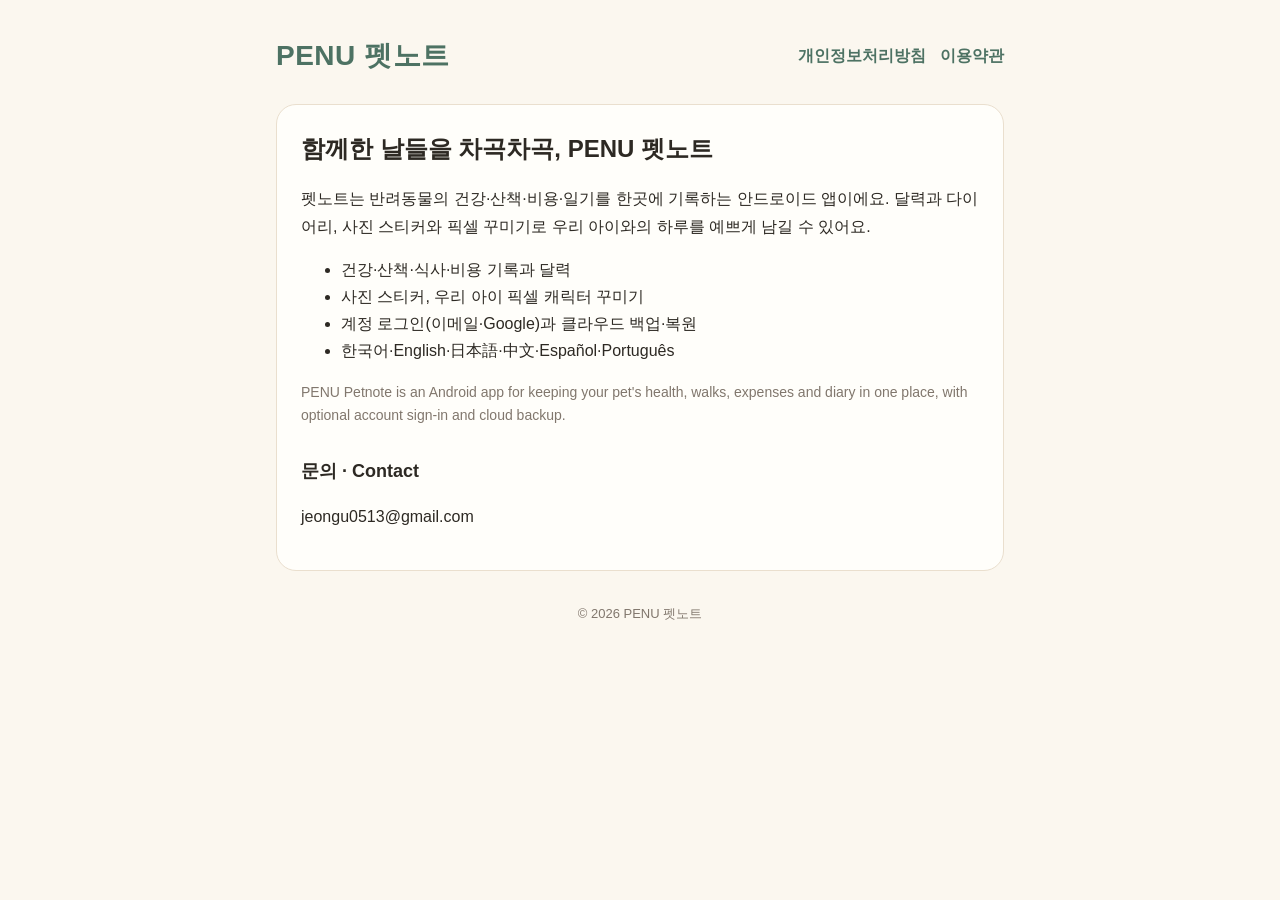
<file: index.html>
<!doctype html>
<html lang="ko">
<head><meta charset="utf-8"><meta name="viewport" content="width=device-width, initial-scale=1"><title>PENU 펫노트</title><link rel="stylesheet" href="style.css"></head>
<body><main>
<header><a class="brand" href="./">PENU 펫노트</a><nav><a href="privacy.html">개인정보처리방침</a><a href="terms.html">이용약관</a></nav></header>
<div class="card">
<h1>함께한 날들을 차곡차곡, PENU 펫노트</h1>
<p>펫노트는 반려동물의 건강·산책·비용·일기를 한곳에 기록하는 안드로이드 앱이에요. 달력과 다이어리, 사진 스티커와 픽셀 꾸미기로 우리 아이와의 하루를 예쁘게 남길 수 있어요.</p>
<ul><li>건강·산책·식사·비용 기록과 달력</li><li>사진 스티커, 우리 아이 픽셀 캐릭터 꾸미기</li><li>계정 로그인(이메일·Google)과 클라우드 백업·복원</li><li>한국어·English·日本語·中文·Español·Português</li></ul>
<p class="muted">PENU Petnote is an Android app for keeping your pet's health, walks, expenses and diary in one place, with optional account sign-in and cloud backup.</p>
<h2>문의 · Contact</h2>
<p>jeongu0513@gmail.com</p>
</div>
<footer>© 2026 PENU 펫노트</footer>
</main></body></html>
</file>
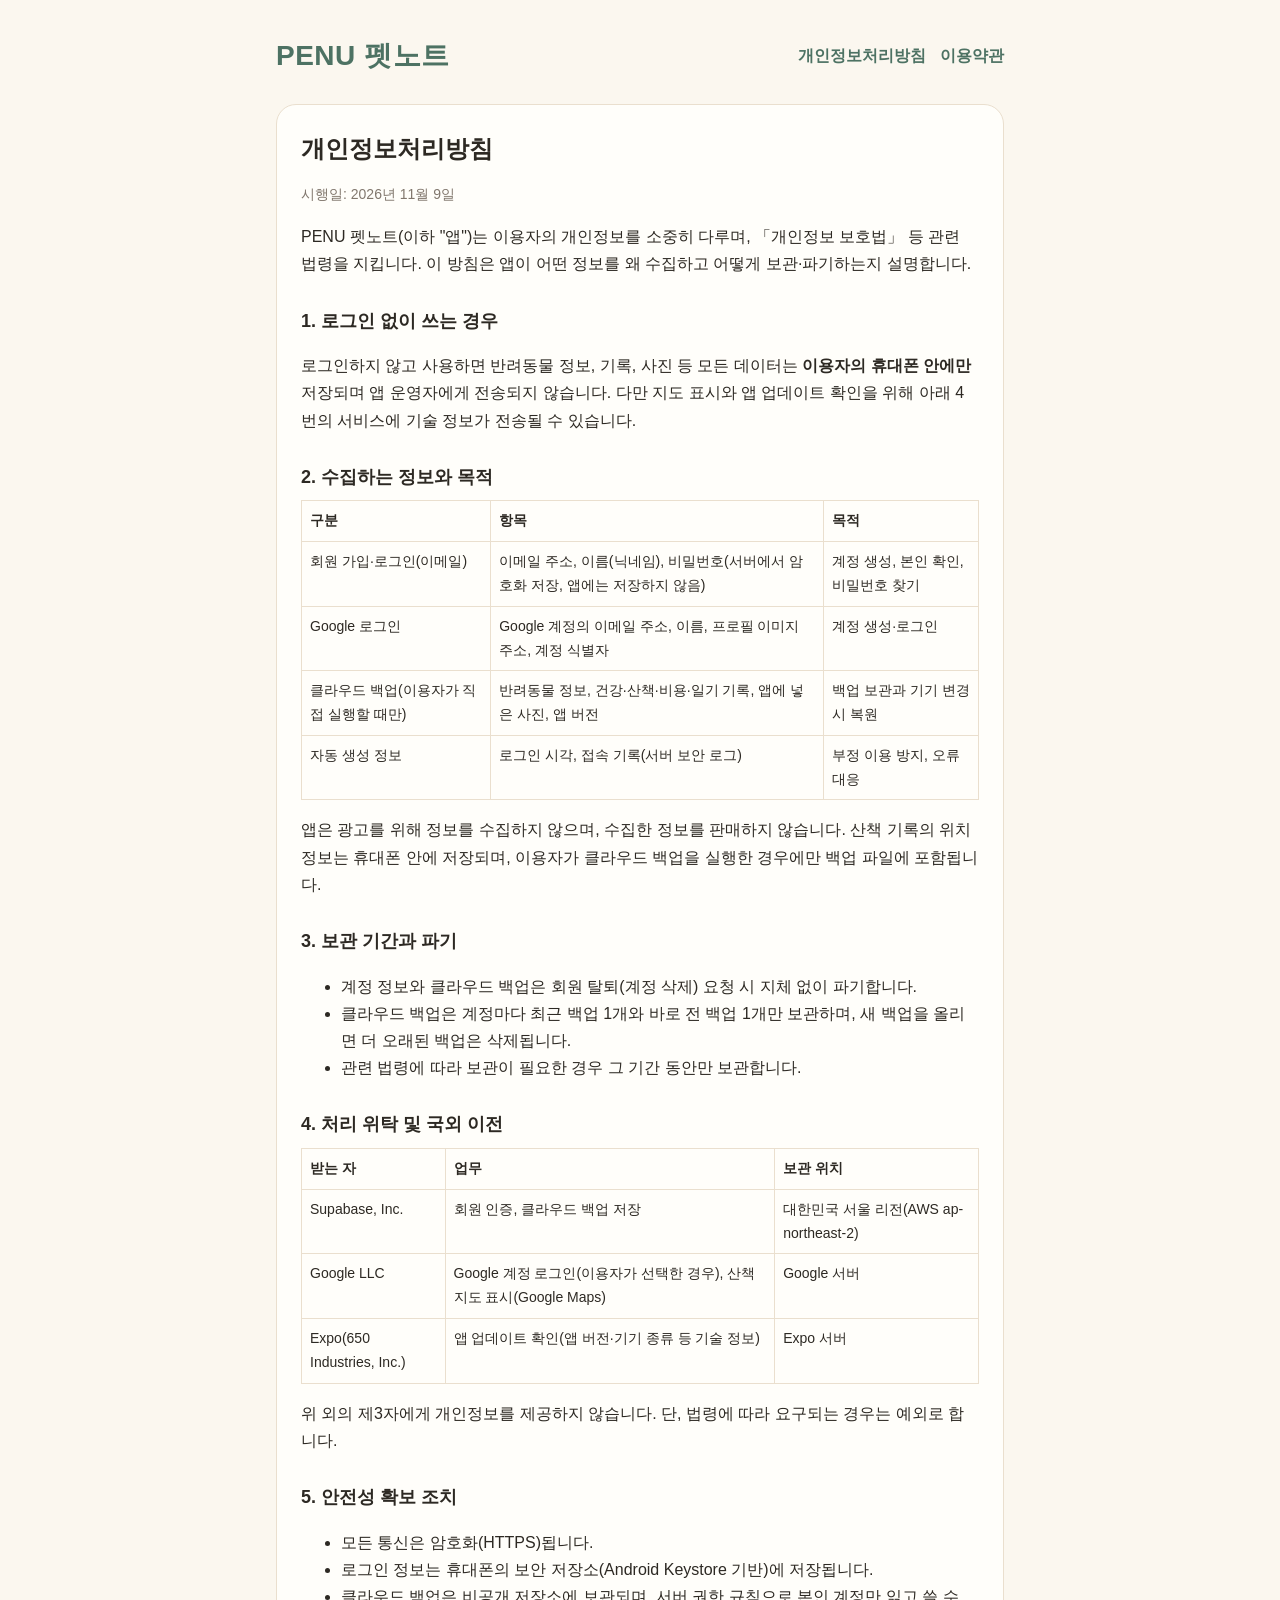
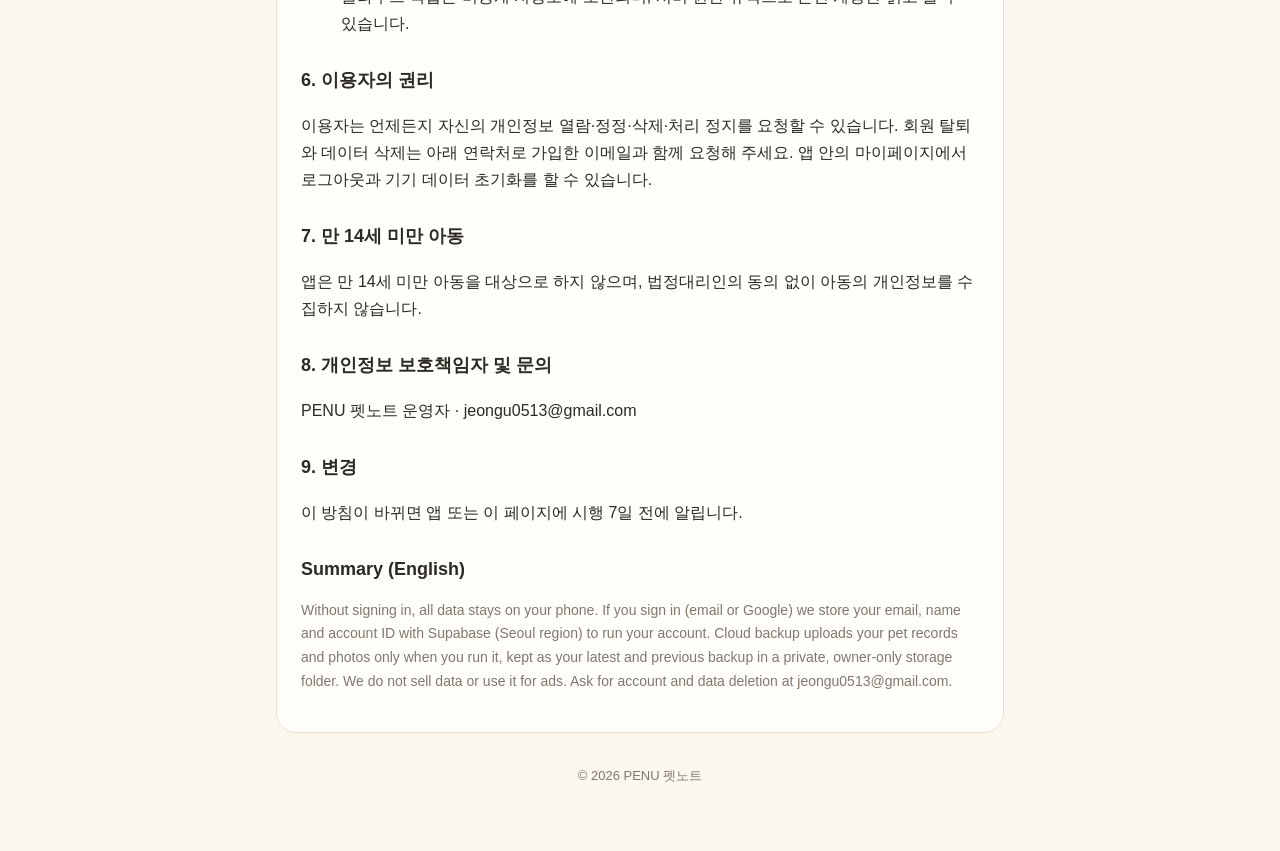
<file: privacy.html>
<!doctype html>
<html lang="ko">
<head><meta charset="utf-8"><meta name="viewport" content="width=device-width, initial-scale=1"><title>개인정보처리방침 · PENU 펫노트</title><link rel="stylesheet" href="style.css"></head>
<body><main>
<header><a class="brand" href="./">PENU 펫노트</a><nav><a href="privacy.html">개인정보처리방침</a><a href="terms.html">이용약관</a></nav></header>
<div class="card">
<h1>개인정보처리방침</h1>
<p class="muted">시행일: 2026년 11월 9일</p>
<p>PENU 펫노트(이하 "앱")는 이용자의 개인정보를 소중히 다루며, 「개인정보 보호법」 등 관련 법령을 지킵니다. 이 방침은 앱이 어떤 정보를 왜 수집하고 어떻게 보관·파기하는지 설명합니다.</p>

<h2>1. 로그인 없이 쓰는 경우</h2>
<p>로그인하지 않고 사용하면 반려동물 정보, 기록, 사진 등 모든 데이터는 <b>이용자의 휴대폰 안에만</b> 저장되며 앱 운영자에게 전송되지 않습니다. 다만 지도 표시와 앱 업데이트 확인을 위해 아래 4번의 서비스에 기술 정보가 전송될 수 있습니다.</p>

<h2>2. 수집하는 정보와 목적</h2>
<table>
<tr><th>구분</th><th>항목</th><th>목적</th></tr>
<tr><td>회원 가입·로그인(이메일)</td><td>이메일 주소, 이름(닉네임), 비밀번호(서버에서 암호화 저장, 앱에는 저장하지 않음)</td><td>계정 생성, 본인 확인, 비밀번호 찾기</td></tr>
<tr><td>Google 로그인</td><td>Google 계정의 이메일 주소, 이름, 프로필 이미지 주소, 계정 식별자</td><td>계정 생성·로그인</td></tr>
<tr><td>클라우드 백업(이용자가 직접 실행할 때만)</td><td>반려동물 정보, 건강·산책·비용·일기 기록, 앱에 넣은 사진, 앱 버전</td><td>백업 보관과 기기 변경 시 복원</td></tr>
<tr><td>자동 생성 정보</td><td>로그인 시각, 접속 기록(서버 보안 로그)</td><td>부정 이용 방지, 오류 대응</td></tr>
</table>
<p>앱은 광고를 위해 정보를 수집하지 않으며, 수집한 정보를 판매하지 않습니다. 산책 기록의 위치 정보는 휴대폰 안에 저장되며, 이용자가 클라우드 백업을 실행한 경우에만 백업 파일에 포함됩니다.</p>

<h2>3. 보관 기간과 파기</h2>
<ul><li>계정 정보와 클라우드 백업은 회원 탈퇴(계정 삭제) 요청 시 지체 없이 파기합니다.</li>
<li>클라우드 백업은 계정마다 최근 백업 1개와 바로 전 백업 1개만 보관하며, 새 백업을 올리면 더 오래된 백업은 삭제됩니다.</li>
<li>관련 법령에 따라 보관이 필요한 경우 그 기간 동안만 보관합니다.</li></ul>

<h2>4. 처리 위탁 및 국외 이전</h2>
<table>
<tr><th>받는 자</th><th>업무</th><th>보관 위치</th></tr>
<tr><td>Supabase, Inc.</td><td>회원 인증, 클라우드 백업 저장</td><td>대한민국 서울 리전(AWS ap-northeast-2)</td></tr>
<tr><td>Google LLC</td><td>Google 계정 로그인(이용자가 선택한 경우), 산책 지도 표시(Google Maps)</td><td>Google 서버</td></tr>
<tr><td>Expo(650 Industries, Inc.)</td><td>앱 업데이트 확인(앱 버전·기기 종류 등 기술 정보)</td><td>Expo 서버</td></tr>
</table>
<p>위 외의 제3자에게 개인정보를 제공하지 않습니다. 단, 법령에 따라 요구되는 경우는 예외로 합니다.</p>

<h2>5. 안전성 확보 조치</h2>
<ul><li>모든 통신은 암호화(HTTPS)됩니다.</li><li>로그인 정보는 휴대폰의 보안 저장소(Android Keystore 기반)에 저장됩니다.</li><li>클라우드 백업은 비공개 저장소에 보관되며, 서버 권한 규칙으로 본인 계정만 읽고 쓸 수 있습니다.</li></ul>

<h2>6. 이용자의 권리</h2>
<p>이용자는 언제든지 자신의 개인정보 열람·정정·삭제·처리 정지를 요청할 수 있습니다. 회원 탈퇴와 데이터 삭제는 아래 연락처로 가입한 이메일과 함께 요청해 주세요. 앱 안의 마이페이지에서 로그아웃과 기기 데이터 초기화를 할 수 있습니다.</p>

<h2>7. 만 14세 미만 아동</h2>
<p>앱은 만 14세 미만 아동을 대상으로 하지 않으며, 법정대리인의 동의 없이 아동의 개인정보를 수집하지 않습니다.</p>

<h2>8. 개인정보 보호책임자 및 문의</h2>
<p>PENU 펫노트 운영자 · jeongu0513@gmail.com</p>

<h2>9. 변경</h2>
<p>이 방침이 바뀌면 앱 또는 이 페이지에 시행 7일 전에 알립니다.</p>

<h2>Summary (English)</h2>
<p class="muted">Without signing in, all data stays on your phone. If you sign in (email or Google) we store your email, name and account ID with Supabase (Seoul region) to run your account. Cloud backup uploads your pet records and photos only when you run it, kept as your latest and previous backup in a private, owner-only storage folder. We do not sell data or use it for ads. Ask for account and data deletion at jeongu0513@gmail.com.</p>
</div>
<footer>© 2026 PENU 펫노트</footer>
</main></body></html>
</file>
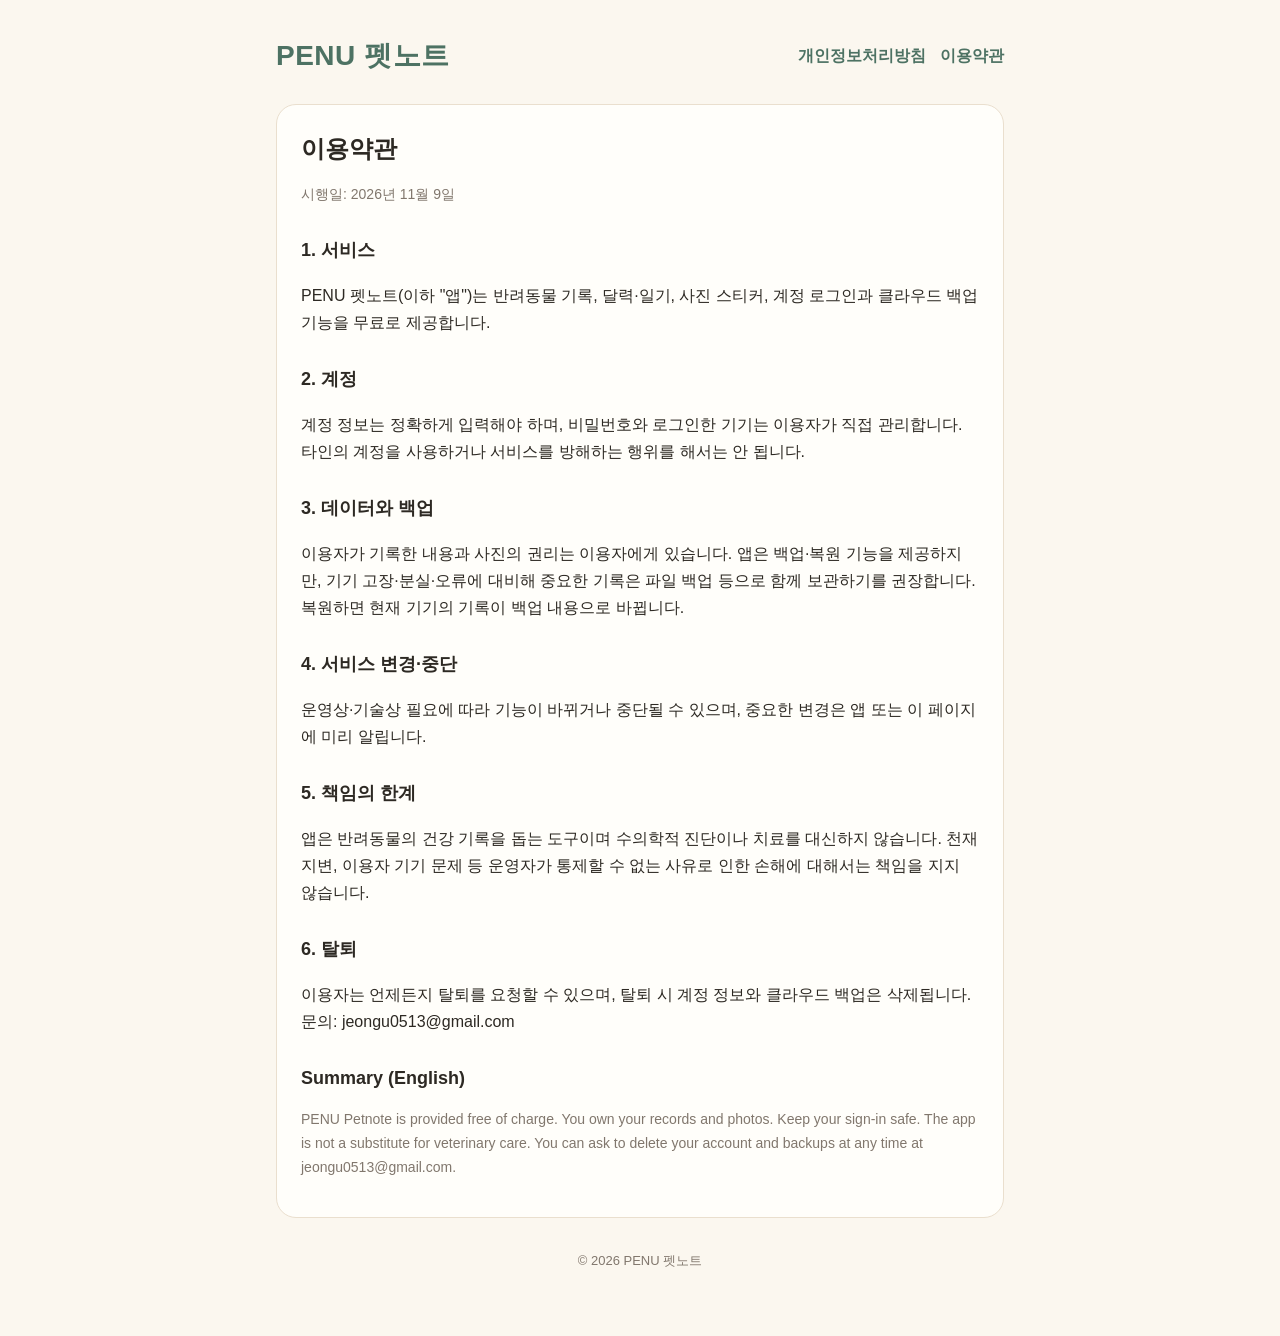
<file: terms.html>
<!doctype html>
<html lang="ko">
<head><meta charset="utf-8"><meta name="viewport" content="width=device-width, initial-scale=1"><title>이용약관 · PENU 펫노트</title><link rel="stylesheet" href="style.css"></head>
<body><main>
<header><a class="brand" href="./">PENU 펫노트</a><nav><a href="privacy.html">개인정보처리방침</a><a href="terms.html">이용약관</a></nav></header>
<div class="card">
<h1>이용약관</h1>
<p class="muted">시행일: 2026년 11월 9일</p>
<h2>1. 서비스</h2><p>PENU 펫노트(이하 "앱")는 반려동물 기록, 달력·일기, 사진 스티커, 계정 로그인과 클라우드 백업 기능을 무료로 제공합니다.</p>
<h2>2. 계정</h2><p>계정 정보는 정확하게 입력해야 하며, 비밀번호와 로그인한 기기는 이용자가 직접 관리합니다. 타인의 계정을 사용하거나 서비스를 방해하는 행위를 해서는 안 됩니다.</p>
<h2>3. 데이터와 백업</h2><p>이용자가 기록한 내용과 사진의 권리는 이용자에게 있습니다. 앱은 백업·복원 기능을 제공하지만, 기기 고장·분실·오류에 대비해 중요한 기록은 파일 백업 등으로 함께 보관하기를 권장합니다. 복원하면 현재 기기의 기록이 백업 내용으로 바뀝니다.</p>
<h2>4. 서비스 변경·중단</h2><p>운영상·기술상 필요에 따라 기능이 바뀌거나 중단될 수 있으며, 중요한 변경은 앱 또는 이 페이지에 미리 알립니다.</p>
<h2>5. 책임의 한계</h2><p>앱은 반려동물의 건강 기록을 돕는 도구이며 수의학적 진단이나 치료를 대신하지 않습니다. 천재지변, 이용자 기기 문제 등 운영자가 통제할 수 없는 사유로 인한 손해에 대해서는 책임을 지지 않습니다.</p>
<h2>6. 탈퇴</h2><p>이용자는 언제든지 탈퇴를 요청할 수 있으며, 탈퇴 시 계정 정보와 클라우드 백업은 삭제됩니다. 문의: jeongu0513@gmail.com</p>
<h2>Summary (English)</h2><p class="muted">PENU Petnote is provided free of charge. You own your records and photos. Keep your sign-in safe. The app is not a substitute for veterinary care. You can ask to delete your account and backups at any time at jeongu0513@gmail.com.</p>
</div>
<footer>© 2026 PENU 펫노트</footer>
</main></body></html>
</file>
<file: style.css>
:root { --bg: #fbf7ef; --paper: #fffefa; --ink: #2d2923; --muted: #81776d; --line: #eadfce; --accent: #4d7263; }
* { box-sizing: border-box; }
body { margin: 0; background: var(--bg); color: var(--ink); font: 16px/1.7 -apple-system, "Apple SD Gothic Neo", "Noto Sans KR", "Malgun Gothic", sans-serif; }
main { max-width: 760px; margin: 0 auto; padding: 32px 16px 64px; }
header { display: flex; align-items: center; justify-content: space-between; gap: 12px; flex-wrap: wrap; margin-bottom: 24px; }
.brand { font-size: 28px; font-weight: 800; letter-spacing: .5px; color: var(--accent); text-decoration: none; }
nav a { color: var(--accent); margin-left: 14px; text-decoration: none; font-weight: 700; }
.card { background: var(--paper); border: 1px solid var(--line); border-radius: 20px; padding: 24px; }
h1 { font-size: 24px; margin: 0 0 8px; } h2 { font-size: 18px; margin: 28px 0 8px; }
p, li { color: var(--ink); } .muted { color: var(--muted); font-size: 14px; }
table { width: 100%; border-collapse: collapse; font-size: 14px; } td, th { border: 1px solid var(--line); padding: 8px; text-align: left; vertical-align: top; }
footer { margin-top: 32px; text-align: center; color: var(--muted); font-size: 13px; }
</file>
